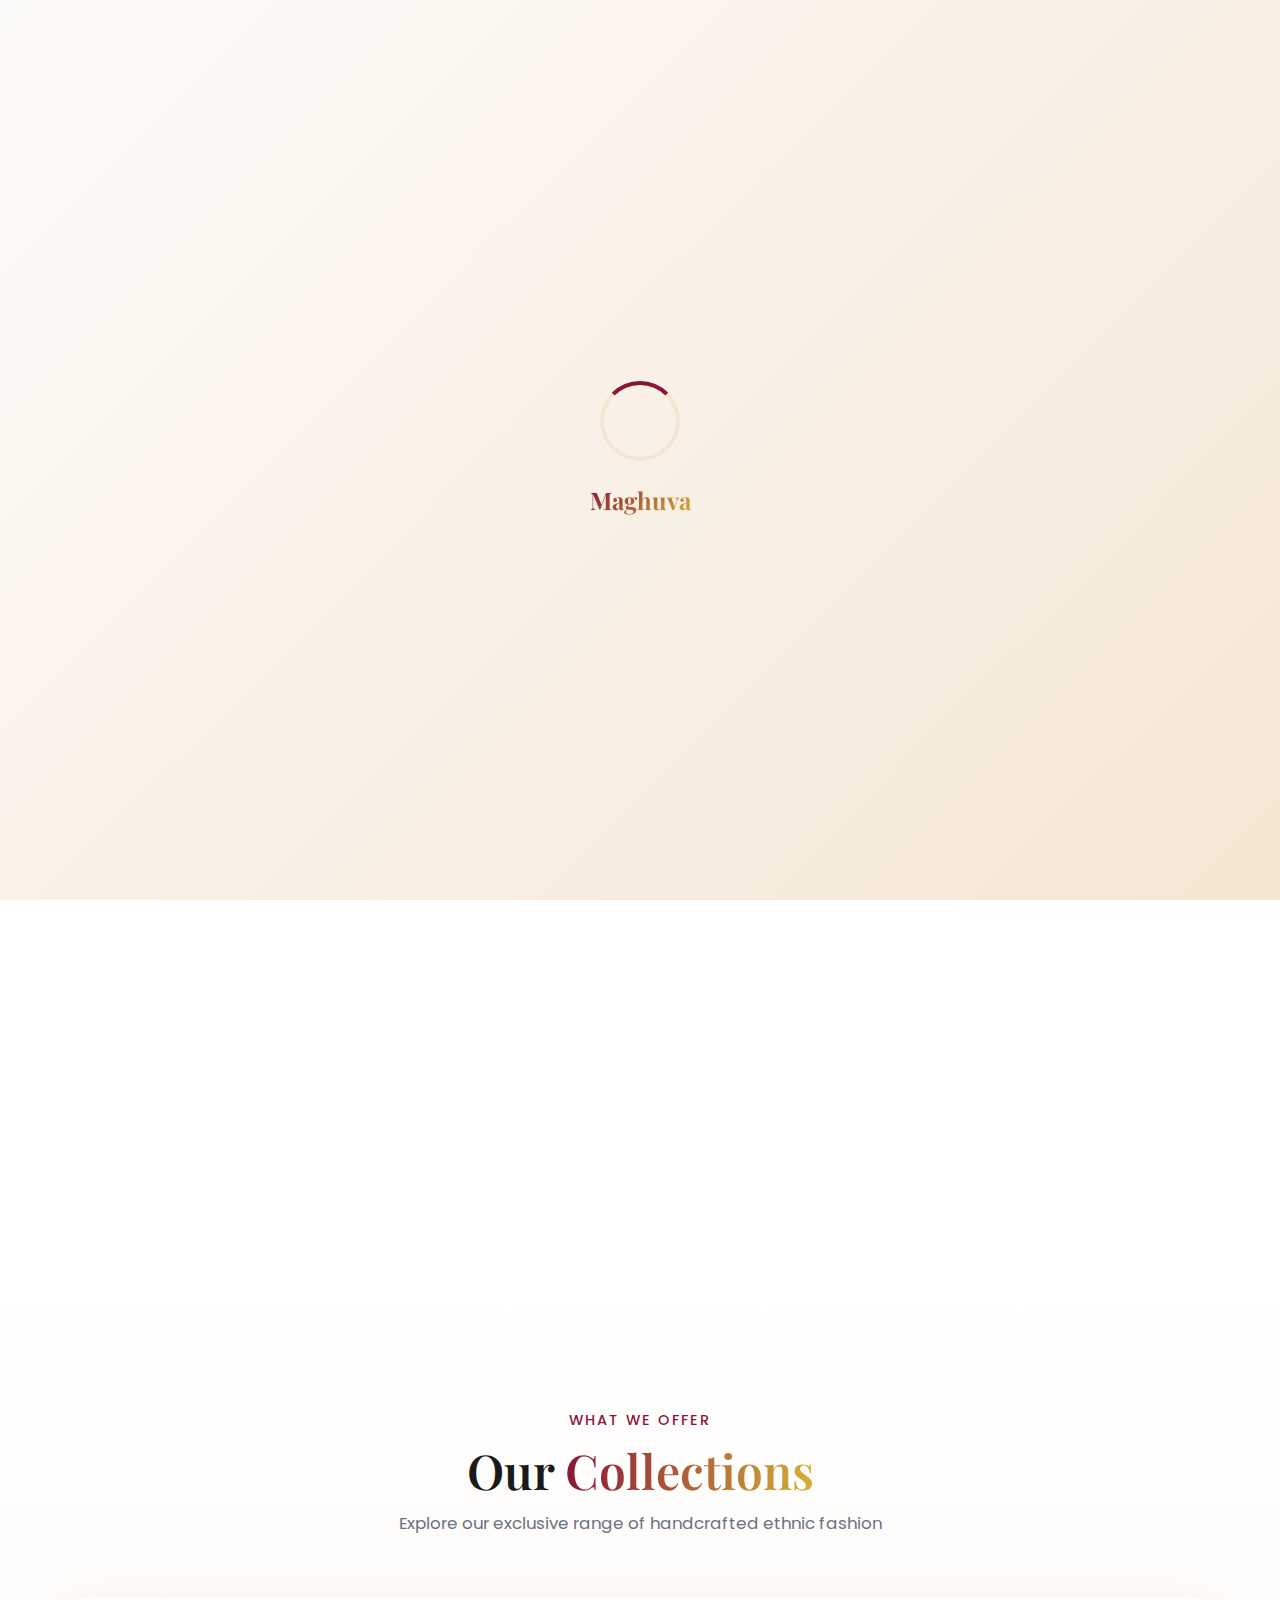
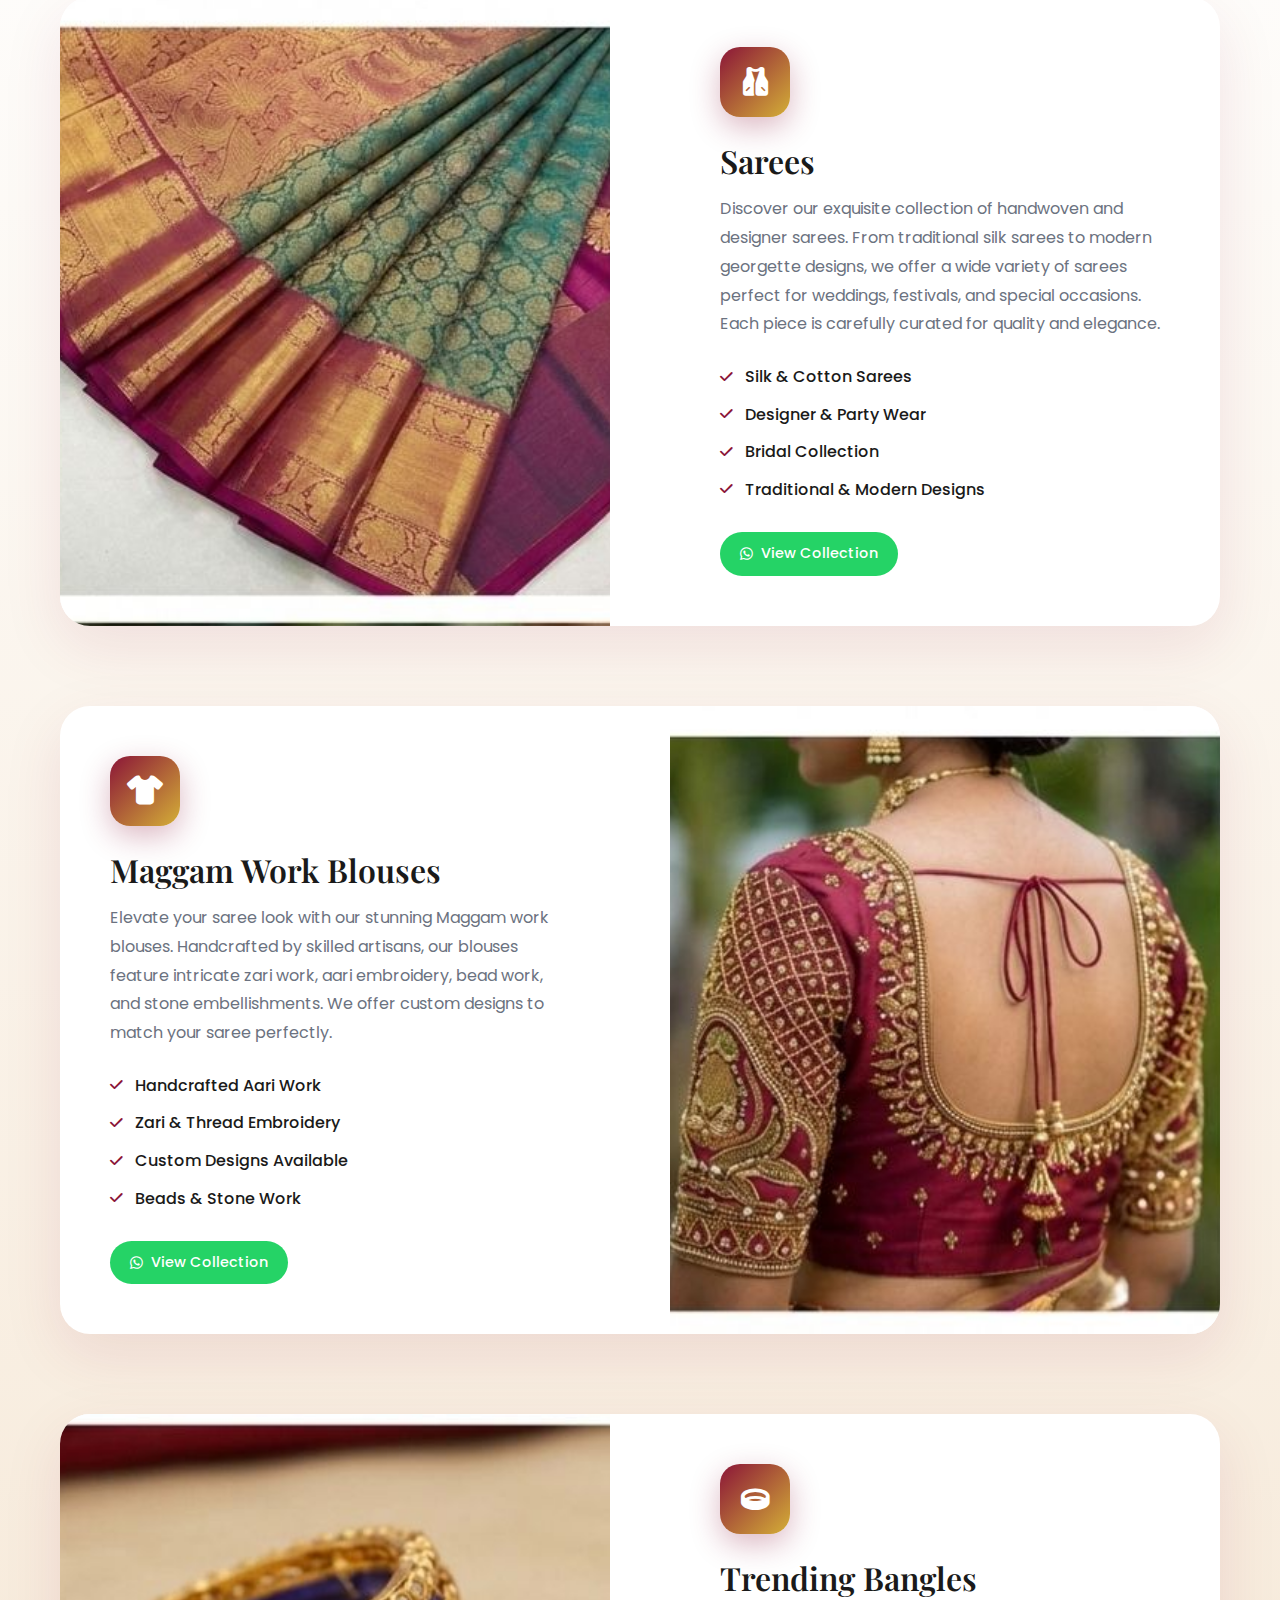
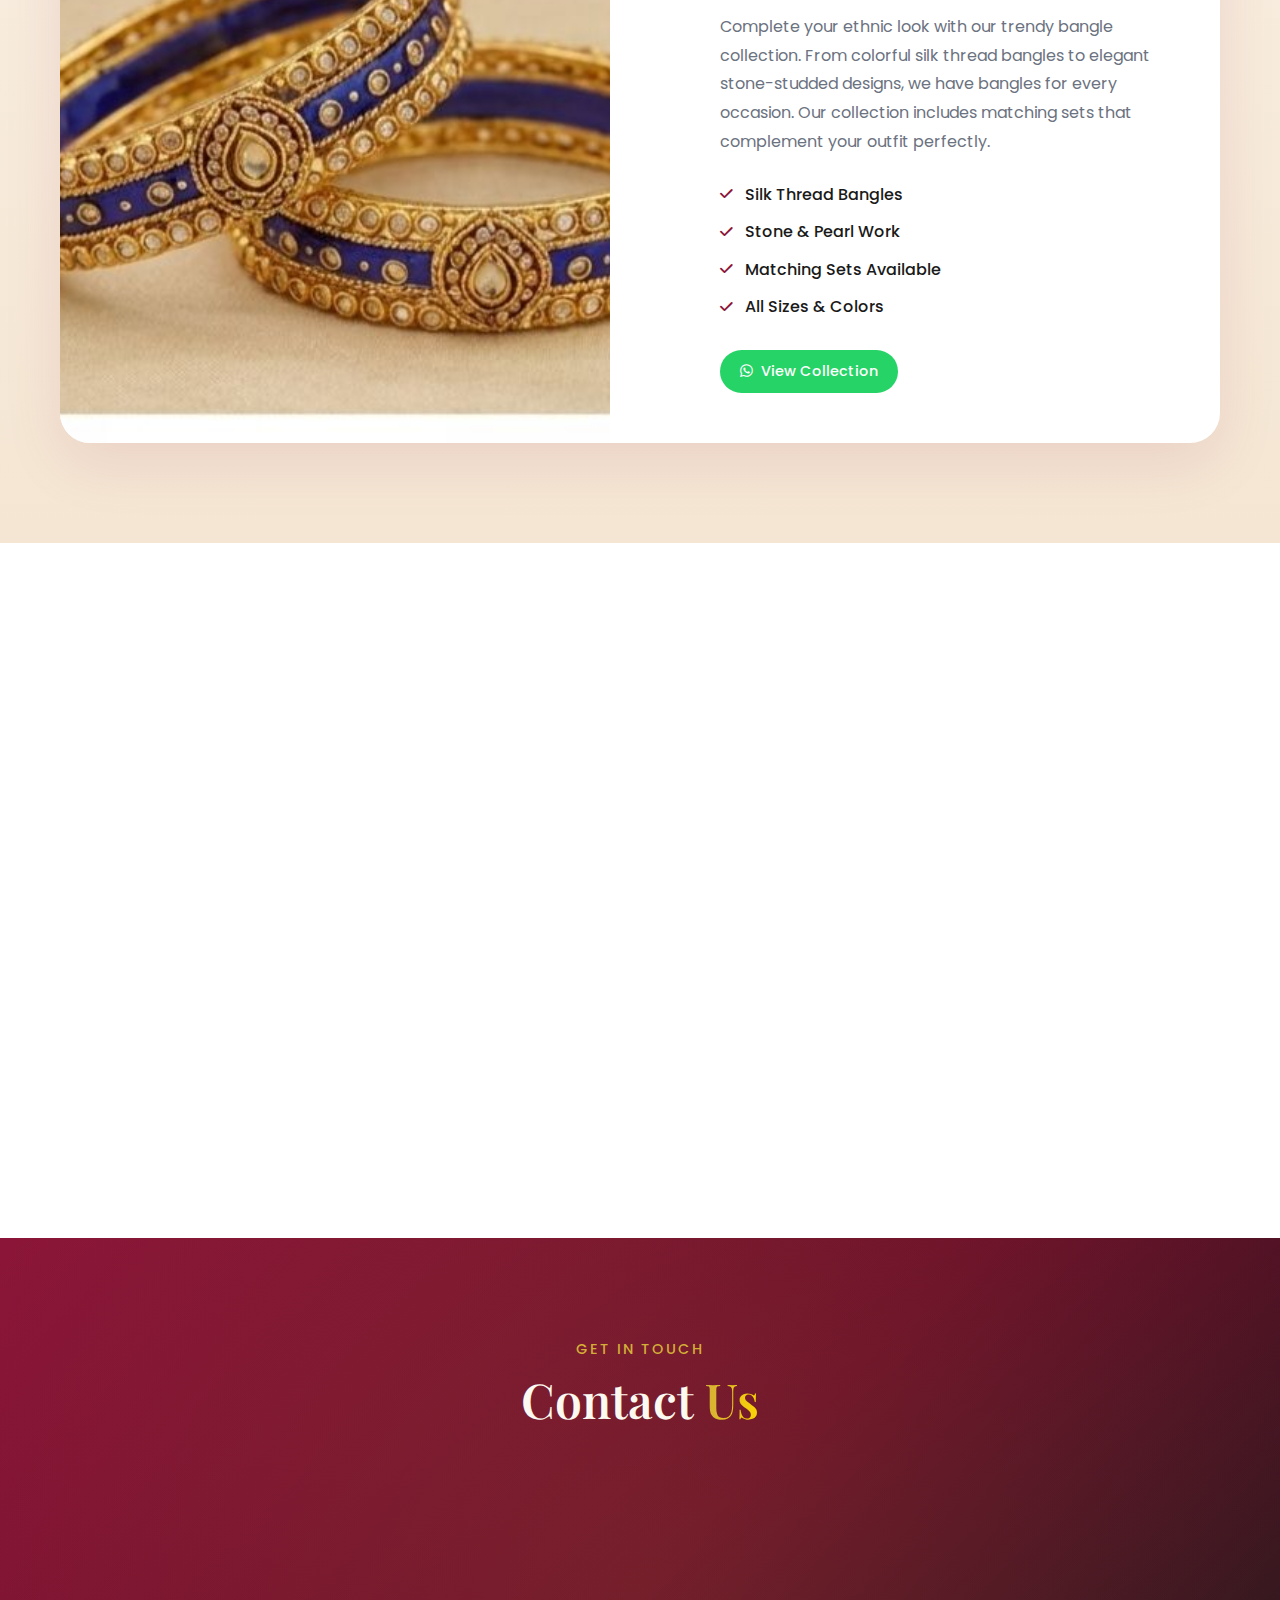
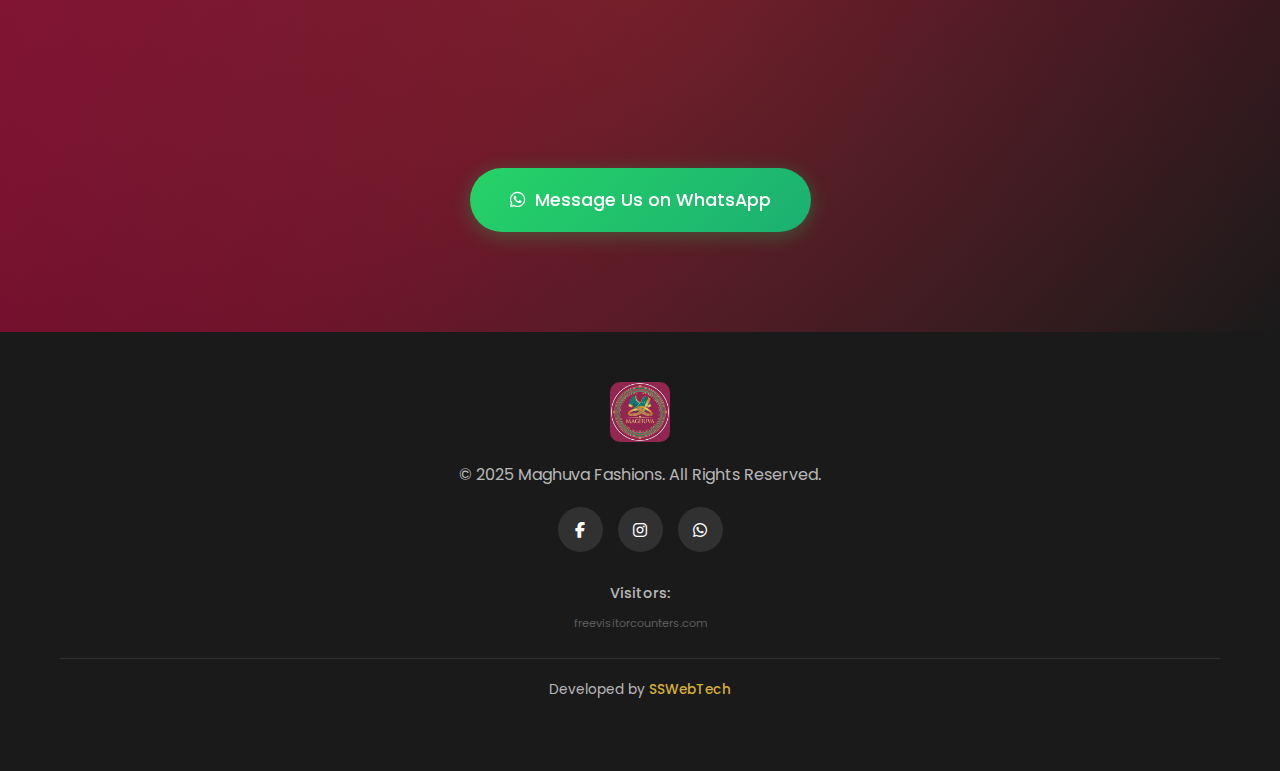
<file: index.html>
<!DOCTYPE html>
<html lang="en">

<head>
    <meta charset="UTF-8">
    <meta name="viewport" content="width=device-width, initial-scale=1.0">
    <meta name="description"
        content="Maghuva Fashions - Exquisite Sarees, Maggam Work Blouses & Trending Bangles. Premium handcrafted ethnic wear collection.">
    <title>Maghuva Fashions | Sarees, Maggam Work Blouses & Bangles</title>
    <link rel="preconnect" href="https://fonts.googleapis.com">
    <link rel="preconnect" href="https://fonts.gstatic.com" crossorigin>
    <link
        href="https://fonts.googleapis.com/css2?family=Playfair+Display:wght@400;500;600;700&family=Poppins:wght@300;400;500;600&display=swap"
        rel="stylesheet">
    <link rel="icon" type="image/jpeg" href="maghuva-logo.jpeg">
    <link rel="apple-touch-icon" href="maghuva-logo.jpeg">
    <link rel="stylesheet" href="https://cdnjs.cloudflare.com/ajax/libs/font-awesome/6.5.1/css/all.min.css">
    <link rel="stylesheet" href="styles.css">
</head>

<body>
    <!-- Preloader -->
    <div class="preloader" id="preloader">
        <div class="preloader-inner">
            <div class="preloader-circle"></div>
            <span class="preloader-text">Maghuva</span>
        </div>
    </div>

    <header class="header" id="header">
        <nav class="nav container">
            <a href="#" class="nav-logo">
                <img src="maghuva-logo.jpeg" alt="Maghuva Fashions" class="logo-img">
                <span class="logo-text">Maghuva Fashions</span>
            </a>
            <div class="nav-menu" id="nav-menu">
                <ul class="nav-list">
                    <li><a href="#home" class="nav-link active">Home</a></li>
                    <li><a href="#collections" class="nav-link">Collections</a></li>
                    <li><a href="#about" class="nav-link">About</a></li>
                    <li><a href="#contact" class="nav-link">Contact</a></li>
                </ul>
                <div class="nav-close" id="nav-close"><i class="fas fa-times"></i></div>
            </div>
            <div class="nav-toggle" id="nav-toggle"><i class="fas fa-bars"></i></div>
        </nav>
    </header>

    <main>
        <section class="hero" id="home">
            <div class="hero-content container">
                <div class="hero-text">
                    <span class="hero-subtitle">✨ Premium Ethnic Collection</span>
                    <h1 class="hero-title">Elegance in Every <span class="gradient-text">Thread</span></h1>
                    <p class="hero-description">Discover our exquisite collection of handcrafted Sarees, stunning Maggam
                        Work Blouses & Trending Bangles. Each piece tells a story of tradition and timeless beauty.</p>
                    <div class="hero-buttons">
                        <a href="#collections" class="btn btn-primary"><i class="fas fa-shopping-bag"></i> Explore
                            Collection</a>
                        <a href="https://wa.me/918143113140?text=Hello! I'm interested in your saree collection."
                            class="btn btn-whatsapp" target="_blank"><i class="fab fa-whatsapp"></i> Order on
                            WhatsApp</a>
                    </div>
                </div>
                <div class="hero-image">
                    <div class="hero-image-wrapper">
                        <img src="1.jpeg" alt="Featured Saree">
                        <div class="hero-image-glow"></div>
                    </div>
                </div>
            </div>
            <!-- Floating Decorations -->
            <div class="hero-decorations">
                <div class="floating-shape shape-1"></div>
                <div class="floating-shape shape-2"></div>
                <div class="floating-shape shape-3"></div>
                <div class="floating-shape shape-4"></div>
            </div>
        </section>

        <section class="features">
            <div class="container">
                <div class="features-grid">
                    <div class="feature-card">
                        <div class="feature-icon"><i class="fas fa-gem"></i></div>
                        <h3>Premium Quality</h3>
                        <p>Handpicked fabrics with exquisite craftsmanship</p>
                    </div>
                    <div class="feature-card">
                        <div class="feature-icon"><i class="fas fa-truck"></i></div>
                        <h3>Pan India Delivery</h3>
                        <p>Fast and secure shipping across India</p>
                    </div>
                    <div class="feature-card">
                        <div class="feature-icon"><i class="fas fa-shield-alt"></i></div>
                        <h3>Authentic Products</h3>
                        <p>100% genuine ethnic wear</p>
                    </div>
                    <div class="feature-card">
                        <div class="feature-icon"><i class="fab fa-whatsapp"></i></div>
                        <h3>Easy Ordering</h3>
                        <p>Order directly via WhatsApp</p>
                    </div>
                </div>
            </div>
        </section>

        <section class="collections" id="collections">
            <div class="container">
                <div class="section-header">
                    <span class="section-subtitle">What We Offer</span>
                    <h2 class="section-title">Our <span class="gradient-text">Collections</span></h2>
                    <p class="section-description">Explore our exclusive range of handcrafted ethnic fashion</p>
                </div>

                <div class="category-showcase" id="dynamic-categories">
                    <!-- Dynamic categories will load here via script.js -->
                    <div style="text-align: center; width: 100%; padding: 50px;">
                        <i class="fas fa-spinner fa-spin" style="font-size: 2rem; color: var(--primary);"></i>
                        <p>Loading our latest collections...</p>
                    </div>
                </div>
            </div>
        </section>

        <section class="about" id="about">
            <div class="container">
                <div class="about-grid">
                    <div class="about-images">
                        <div class="about-image-main"><img src="2.jpeg" alt="Collection"></div>
                    </div>
                    <div class="about-content">
                        <span class="section-subtitle">Our Story</span>
                        <h2 class="section-title">About <span class="gradient-text">Maghuva Fashions</span></h2>
                        <p>At Maghuva Fashions, we believe every woman deserves to feel elegant. Our journey began with
                            a passion for preserving Indian textile heritage while embracing contemporary designs.</p>
                        <ul class="about-features">
                            <li><i class="fas fa-check-circle"></i> Handpicked Quality Fabrics</li>
                            <li><i class="fas fa-check-circle"></i> Traditional & Modern Designs</li>
                            <li><i class="fas fa-check-circle"></i> Affordable Luxury</li>
                            <li><i class="fas fa-check-circle"></i> Personalized Service</li>
                        </ul>
                        <a href="https://wa.me/918143113140?text=Hello! I'd like to know more about Maghuva Fashions."
                            class="btn btn-primary" target="_blank"><i class="fab fa-whatsapp"></i> Connect with Us</a>
                    </div>
                </div>
            </div>
        </section>

        <section class="contact" id="contact">
            <div class="container">
                <div class="section-header">
                    <span class="section-subtitle">Get in Touch</span>
                    <h2 class="section-title">Contact <span class="gradient-text">Us</span></h2>
                </div>
                <div class="contact-grid">
                    <div class="contact-card"><i class="fab fa-whatsapp"></i>
                        <h4>WhatsApp</h4>
                        <p>+91 81431 13140</p>
                    </div>
                    <div class="contact-card"><i class="fas fa-phone"></i>
                        <h4>Phone</h4>
                        <p>+91 81431 13140</p>
                    </div>
                    <div class="contact-card"><i class="fas fa-envelope"></i>
                        <h4>Email</h4>
                        <p>Maghuvafashionhouse@gmail.com</p>
                    </div>
                </div>
                <div class="contact-cta">
                    <a href="https://wa.me/918143113140?text=Hello! I have a query." class="btn btn-whatsapp btn-large"
                        target="_blank"><i class="fab fa-whatsapp"></i> Message Us on WhatsApp</a>
                </div>
            </div>
        </section>
    </main>

    <footer class="footer">
        <div class="container">
            <div class="footer-content">
                <img src="maghuva-logo.jpeg" alt="Maghuva" class="footer-logo">
                <p>&copy; 2025 Maghuva Fashions. All Rights Reserved.</p>
                <div class="social-links">
                    <a href="#"><i class="fab fa-facebook-f"></i></a>
                    <a href="https://www.instagram.com/maghuva_fashion_house" target="_blank"><i
                            class="fab fa-instagram"></i></a>
                    <a href="https://wa.me/918143113140" target="_blank"><i class="fab fa-whatsapp"></i></a>
                </div>

                <!-- Visitor Counter -->
                <div class="visitor-counter">
                    <span>Visitors:</span>
                    <a href='http://www.freevisitorcounters.com'>freevisitorcounters.com</a>
                    <script type='text/javascript'
                        src='https://www.freevisitorcounters.com/auth.php?id=12066c3861d00218152b9af022157bda01a29f73'></script>
                    <script type="text/javascript"
                        src="https://www.freevisitorcounters.com/en/home/counter/1466789/t/5"></script>
                </div>

                <p class="developer-credit">Developed by <a href="https://sswebtech.xyz/" target="_blank">SSWebTech</a>
                </p>
            </div>
        </div>
    </footer>

    <a href="https://wa.me/919999999999?text=Hello! I'm interested in your collection." class="whatsapp-float"
        target="_blank"><i class="fab fa-whatsapp"></i></a>

    <!-- Back to Top Button -->
    <button class="back-to-top" id="backToTop" aria-label="Back to top">
        <i class="fas fa-chevron-up"></i>
    </button>

    <script src="data.js"></script>
    <script src="script.js"></script>
</body>

</html>
</file>
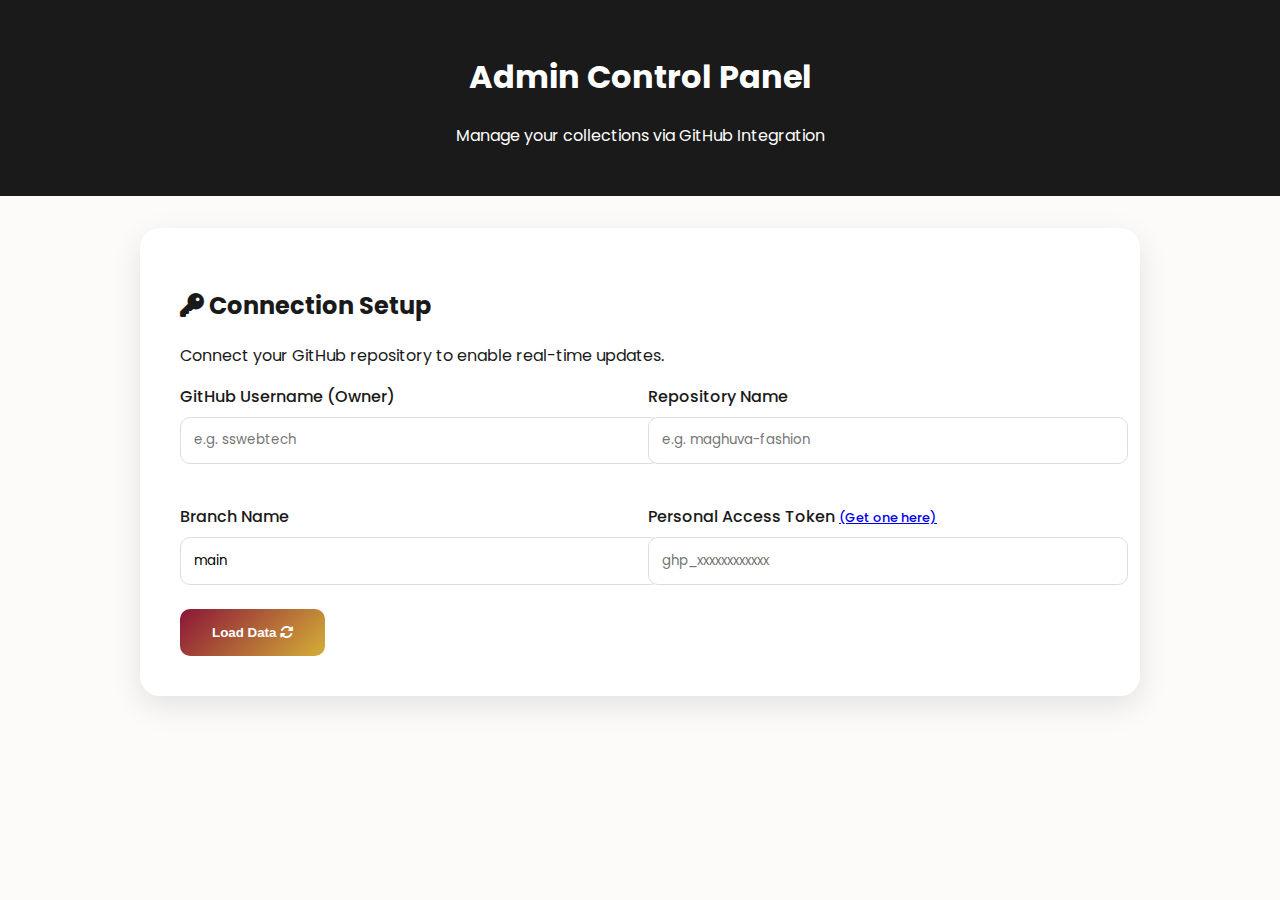
<file: admin.html>
<!DOCTYPE html>
<html lang="en">

<head>
    <meta charset="UTF-8">
    <meta name="viewport" content="width=device-width, initial-scale=1.0">
    <title>Maghuva Admin | Manage Collections</title>
    <link rel="stylesheet" href="https://cdnjs.cloudflare.com/ajax/libs/font-awesome/6.5.1/css/all.min.css">
    <link
        href="https://fonts.googleapis.com/css2?family=Playfair+Display:wght@700&family=Poppins:wght@300;400;500;600&display=swap"
        rel="stylesheet">
    <style>
        :root {
            --primary: #8B1538;
            --secondary: #D4AF37;
            --dark: #1A1A1A;
            --light: #FDFBF9;
            --gradient: linear-gradient(135deg, var(--primary) 0%, var(--secondary) 100%);
            --transition: all 0.3s cubic-bezier(0.4, 0, 0.2, 1);
        }

        body {
            font-family: 'Poppins', sans-serif;
            background: var(--light);
            margin: 0;
            color: var(--dark);
        }

        .admin-header {
            background: var(--dark);
            color: white;
            padding: 2rem;
            text-align: center;
        }

        .container {
            max-width: 1000px;
            margin: 2rem auto;
            padding: 0 1rem;
        }

        /* Login Section */
        #setup-section {
            background: white;
            padding: 2.5rem;
            border-radius: 20px;
            box-shadow: 0 10px 30px rgba(0, 0, 0, 0.1);
            margin-bottom: 2rem;
        }

        .form-group {
            margin-bottom: 1.5rem;
        }

        .form-group label {
            display: block;
            margin-bottom: 0.5rem;
            font-weight: 500;
        }

        .form-group input {
            width: 100%;
            padding: 0.8rem;
            border: 1px solid #ddd;
            border-radius: 10px;
            font-family: inherit;
        }

        .btn {
            background: var(--gradient);
            color: white;
            border: none;
            padding: 1rem 2rem;
            border-radius: 10px;
            cursor: pointer;
            font-weight: 600;
            transition: var(--transition);
        }

        .btn:hover {
            transform: translateY(-2px);
            box-shadow: 0 5px 15px rgba(139, 21, 56, 0.3);
        }

        /* Items Section */
        #admin-panel {
            display: none;
        }

        .item-card {
            background: white;
            padding: 1.5rem;
            border-radius: 15px;
            margin-bottom: 1rem;
            display: flex;
            align-items: center;
            gap: 1.5rem;
            box-shadow: 0 5px 15px rgba(0, 0, 0, 0.05);
            border-left: 5px solid var(--primary);
        }

        .item-card img {
            width: 80px;
            height: 80px;
            border-radius: 10px;
            object-fit: cover;
        }

        .item-info {
            flex-grow: 1;
        }

        .item-actions {
            display: flex;
            gap: 0.5rem;
        }

        .action-btn {
            width: 40px;
            height: 40px;
            border-radius: 8px;
            display: flex;
            align-items: center;
            justify-content: center;
            cursor: pointer;
            transition: var(--transition);
        }

        .edit-btn {
            background: #e3f2fd;
            color: #1976d2;
        }

        .delete-btn {
            background: #ffebee;
            color: #d32f2f;
        }

        .action-btn:hover {
            transform: scale(1.1);
        }

        /* Modal */
        #item-modal {
            display: none;
            position: fixed;
            inset: 0;
            background: rgba(0, 0, 0, 0.7);
            z-index: 1000;
            align-items: center;
            justify-content: center;
            backdrop-filter: blur(5px);
        }

        .modal-content {
            background: white;
            padding: 2rem;
            border-radius: 20px;
            width: 90%;
            max-width: 600px;
            max-height: 90vh;
            overflow-y: auto;
        }

        .status-bar {
            position: fixed;
            bottom: 2rem;
            right: 2rem;
            padding: 1rem 2rem;
            border-radius: 10px;
            color: white;
            display: none;
            z-index: 1001;
        }

        .status-success {
            background: #2e7d32;
        }

        .status-error {
            background: #d32f2f;
        }
    </style>
</head>

<body>
    <header class="admin-header">
        <h1>Admin Control Panel</h1>
        <p>Manage your collections via GitHub Integration</p>
    </header>

    <div class="container">
        <!-- Setup Section -->
        <section id="setup-section">
            <h2><i class="fas fa-key"></i> Connection Setup</h2>
            <p>Connect your GitHub repository to enable real-time updates.</p>
            <div class="form-grid" style="display: grid; grid-template-columns: 1fr 1fr; gap: 1rem;">
                <div class="form-group">
                    <label>GitHub Username (Owner)</label>
                    <input type="text" id="gh-owner" placeholder="e.g. sswebtech">
                </div>
                <div class="form-group">
                    <label>Repository Name</label>
                    <input type="text" id="gh-repo" placeholder="e.g. maghuva-fashion">
                </div>
                <div class="form-group">
                    <label>Branch Name</label>
                    <input type="text" id="gh-branch" value="main">
                </div>
                <div class="form-group">
                    <label>Personal Access Token <a href="https://github.com/settings/tokens" target="_blank"
                            style="font-size: 0.8rem;">(Get one here)</a></label>
                    <input type="password" id="gh-token" placeholder="ghp_xxxxxxxxxxxx">
                </div>
            </div>
            <button class="btn" onclick="initializeAdmin()">Load Data <i class="fas fa-sync"></i></button>
        </section>

        <!-- Admin Panel -->
        <section id="admin-panel">
            <div style="display: flex; justify-content: space-between; align-items: center; margin-bottom: 2rem;">
                <h2><i class="fas fa-th-list"></i> Collections Dashboard</h2>
                <button class="btn" onclick="openModal()"><i class="fas fa-plus"></i> Add New Category</button>
            </div>
            <div id="items-list">
                <!-- Items will load here -->
            </div>
            <div style="margin-top: 2rem; border-top: 1px solid #ddd; padding-top: 2rem; text-align: center;">
                <button class="btn" style="background: #2e7d32;" onclick="saveToGitHub()">Finalize & Save Changes to
                    GitHub <i class="fas fa-save"></i></button>
            </div>
        </section>
    </div>

    <!-- Add/Edit Modal -->
    <div id="item-modal">
        <div class="modal-content">
            <h2 id="modal-title">Edit Category</h2>
            <form id="item-form">
                <input type="hidden" id="edit-id">
                <div class="form-group">
                    <label>Title</label>
                    <input type="text" id="item-title" required>
                </div>
                <div class="form-group">
                    <label>Image URL (e.g. 3.jpeg or online URL)</label>
                    <input type="text" id="item-image" required>
                </div>
                <div class="form-group">
                    <label>Icon Class (FontAwesome)</label>
                    <input type="text" id="item-icon" value="fas fa-star">
                </div>
                <div class="form-group">
                    <label>Description</label>
                    <textarea id="item-desc"
                        style="width: 100%; border-radius: 10px; padding: 0.8rem; height: 100px;"></textarea>
                </div>
                <div class="form-group">
                    <label>Features (Comma separated)</label>
                    <input type="text" id="item-features" placeholder="Feature 1, Feature 2, Feature 3">
                </div>
                <div class="form-group">
                    <label>
                        <input type="checkbox" id="item-reverse"> Reverse Layout (Image on right)
                    </label>
                </div>
                <div style="display: flex; gap: 1rem; margin-top: 2rem;">
                    <button type="submit" class="btn">Save Local Change</button>
                    <button type="button" class="btn" style="background: #666;" onclick="closeModal()">Cancel</button>
                </div>
            </form>
        </div>
    </div>

    <div id="status-bar" class="status-bar"></div>

    <script>
        let currentData = [];
        let config = {};

        function showStatus(msg, isError = false) {
            const bar = document.getElementById('status-bar');
            bar.textContent = msg;
            bar.style.display = 'block';
            bar.className = 'status-bar ' + (isError ? 'status-error' : 'status-success');
            setTimeout(() => bar.style.display = 'none', 3000);
        }

        async function initializeAdmin() {
            config = {
                owner: document.getElementById('gh-owner').value,
                repo: document.getElementById('gh-repo').value,
                token: document.getElementById('gh-token').value,
                branch: document.getElementById('gh-branch').value
            };

            if (!config.owner || !config.repo || !config.token) {
                alert("Please fill all GitHub details!");
                return;
            }

            try {
                // Fetch current data.json from the repo
                const url = `https://api.github.com/repos/${config.owner}/${config.repo}/contents/data.json?ref=${config.branch}`;
                const response = await fetch(url, {
                    headers: { 'Authorization': `token ${config.token}` }
                });

                if (!response.ok) throw new Error("Could not find data.json in repository.");

                const fileData = await response.json();
                config.sha = fileData.sha;
                currentData = JSON.parse(atob(fileData.content));

                document.getElementById('setup-section').style.display = 'none';
                document.getElementById('admin-panel').style.display = 'block';
                renderList();
                showStatus("Data loaded successfully!");
            } catch (err) {
                alert(err.message);
            }
        }

        function renderList() {
            const list = document.getElementById('items-list');
            list.innerHTML = '';
            currentData.forEach((item, index) => {
                const card = document.createElement('div');
                card.className = 'item-card';
                card.innerHTML = `
                    <img src="${item.image}" alt="">
                    <div class="item-info">
                        <strong>${item.title}</strong>
                        <p style="margin:0; font-size: 0.8rem; color: #666;">${item.description.substring(0, 60)}...</p>
                    </div>
                    <div class="item-actions">
                        <div class="action-btn edit-btn" onclick="openModal(${index})"><i class="fas fa-edit"></i></div>
                        <div class="action-btn delete-btn" onclick="deleteItem(${index})"><i class="fas fa-trash"></i></div>
                    </div>
                `;
                list.appendChild(card);
            });
        }

        function openModal(index = null) {
            const modal = document.getElementById('item-modal');
            const form = document.getElementById('item-form');
            modal.style.display = 'flex';

            if (index !== null) {
                const item = currentData[index];
                document.getElementById('modal-title').textContent = 'Edit Category';
                document.getElementById('edit-id').value = index;
                document.getElementById('item-title').value = item.title;
                document.getElementById('item-image').value = item.image;
                document.getElementById('item-icon').value = item.icon || 'fas fa-star';
                document.getElementById('item-desc').value = item.description;
                document.getElementById('item-features').value = item.features.join(', ');
                document.getElementById('item-reverse').checked = !!item.reverse;
            } else {
                document.getElementById('modal-title').textContent = 'Add New Category';
                form.reset();
                document.getElementById('edit-id').value = '';
            }
        }

        function closeModal() {
            document.getElementById('item-modal').style.display = 'none';
        }

        document.getElementById('item-form').onsubmit = function (e) {
            e.preventDefault();
            const editId = document.getElementById('edit-id').value;
            const newItem = {
                id: Date.now().toString(),
                title: document.getElementById('item-title').value,
                image: document.getElementById('item-image').value,
                icon: document.getElementById('item-icon').value,
                description: document.getElementById('item-desc').value,
                features: document.getElementById('item-features').value.split(',').map(f => f.trim()),
                reverse: document.getElementById('item-reverse').checked
            };

            if (editId !== '') {
                currentData[editId] = newItem;
            } else {
                currentData.push(newItem);
            }

            closeModal();
            renderList();
            showStatus("Local change saved. Don't forget to Final Save to GitHub!");
        };

        function deleteItem(index) {
            if (confirm("Are you sure you want to delete this category?")) {
                currentData.splice(index, 1);
                renderList();
                showStatus("Item deleted from local list.");
            }
        }

        async function saveToGitHub() {
            if (!config.token) return;

            const btn = e.target;
            const originalText = "Finalize & Save Changes to GitHub";

            try {
                showStatus("Saving to GitHub... Please wait.");
                const content = btoa(unescape(encodeURIComponent(JSON.stringify(currentData, null, 4))));

                const response = await fetch(`https://api.github.com/repos/${config.owner}/${config.repo}/contents/data.json`, {
                    method: 'PUT',
                    headers: {
                        'Authorization': `token ${config.token}`,
                        'Content-Type': 'application/json'
                    },
                    body: JSON.stringify({
                        message: "Admin: Update product data",
                        content: content,
                        sha: config.sha,
                        branch: config.branch
                    })
                });

                if (!response.ok) throw new Error("GitHub Save Failed. Check your Token permissions.");

                const result = await response.json();
                config.sha = result.content.sha; // Update SHA for next save
                showStatus("SUCCESS! Website updated globally.");
            } catch (err) {
                alert(err.message);
                showStatus("Save Failed", true);
            }
        }
    </script>
</body>

</html>
</file>
<file: styles.css>
/* ========== CSS Variables ========== */
:root {
    --primary: #8B1538;
    --primary-dark: #6B0F2A;
    --primary-light: #B91D4A;
    --secondary: #D4AF37;
    --accent: #F5E6D3;
    --dark: #1A1A1A;
    --dark-light: #2D2D2D;
    --light: #FDFBF9;
    --gray: #6B7280;
    --gray-light: #F3F4F6;
    --whatsapp: #25D366;
    --whatsapp-dark: #128C7E;
    --gradient: linear-gradient(135deg, var(--primary) 0%, var(--secondary) 100%);
    --gradient-shine: linear-gradient(135deg, var(--secondary) 0%, var(--primary) 50%, var(--secondary) 100%);
    --shadow: 0 10px 40px rgba(139, 21, 56, 0.15);
    --shadow-lg: 0 25px 60px rgba(139, 21, 56, 0.2);
    --shadow-glow: 0 0 30px rgba(139, 21, 56, 0.4);
    --transition: all 0.3s cubic-bezier(0.4, 0, 0.2, 1);
    --transition-slow: all 0.6s cubic-bezier(0.4, 0, 0.2, 1);
    --font-primary: 'Playfair Display', serif;
    --font-secondary: 'Poppins', sans-serif;
}

/* ========== Advanced Animations ========== */
@keyframes float {

    0%,
    100% {
        transform: translateY(0px);
    }

    50% {
        transform: translateY(-20px);
    }
}

@keyframes pulse-glow {

    0%,
    100% {
        box-shadow: 0 0 20px rgba(139, 21, 56, 0.3);
    }

    50% {
        box-shadow: 0 0 40px rgba(139, 21, 56, 0.6);
    }
}

@keyframes shimmer {
    0% {
        background-position: -200% center;
    }

    100% {
        background-position: 200% center;
    }
}

@keyframes fadeInUp {
    from {
        opacity: 0;
        transform: translateY(40px);
    }

    to {
        opacity: 1;
        transform: translateY(0);
    }
}

@keyframes scaleIn {
    from {
        opacity: 0;
        transform: scale(0.9);
    }

    to {
        opacity: 1;
        transform: scale(1);
    }
}

@keyframes slideInLeft {
    from {
        opacity: 0;
        transform: translateX(-50px);
    }

    to {
        opacity: 1;
        transform: translateX(0);
    }
}

@keyframes slideInRight {
    from {
        opacity: 0;
        transform: translateX(50px);
    }

    to {
        opacity: 1;
        transform: translateX(0);
    }
}

@keyframes rotate {
    from {
        transform: rotate(0deg);
    }

    to {
        transform: rotate(360deg);
    }
}

@keyframes gradient-flow {
    0% {
        background-position: 0% 50%;
    }

    50% {
        background-position: 100% 50%;
    }

    100% {
        background-position: 0% 50%;
    }
}

/* ========== Preloader ========== */
.preloader {
    position: fixed;
    top: 0;
    left: 0;
    width: 100%;
    height: 100%;
    background: linear-gradient(135deg, var(--light) 0%, var(--accent) 100%);
    display: flex;
    align-items: center;
    justify-content: center;
    z-index: 9999;
    transition: opacity 0.5s ease, visibility 0.5s ease;
}

.preloader.hidden {
    opacity: 0;
    visibility: hidden;
}

.preloader-inner {
    text-align: center;
}

.preloader-circle {
    width: 80px;
    height: 80px;
    border: 4px solid var(--accent);
    border-top-color: var(--primary);
    border-radius: 50%;
    animation: rotate 1s linear infinite;
    margin: 0 auto 20px;
}

.preloader-text {
    font-family: var(--font-primary);
    font-size: 1.5rem;
    font-weight: 700;
    background: var(--gradient);
    -webkit-background-clip: text;
    -webkit-text-fill-color: transparent;
    background-clip: text;
}

/* ========== Floating Decorations ========== */
.hero-decorations {
    position: absolute;
    inset: 0;
    pointer-events: none;
    overflow: hidden;
}

.floating-shape {
    position: absolute;
    border-radius: 50%;
    opacity: 0.15;
}

.shape-1 {
    width: 300px;
    height: 300px;
    background: var(--gradient);
    top: -100px;
    right: -100px;
    animation: float 6s ease-in-out infinite;
}

.shape-2 {
    width: 200px;
    height: 200px;
    background: var(--secondary);
    bottom: 10%;
    left: -50px;
    animation: float 8s ease-in-out infinite reverse;
}

.shape-3 {
    width: 150px;
    height: 150px;
    background: var(--primary);
    top: 40%;
    right: 5%;
    animation: float 7s ease-in-out infinite;
}

.shape-4 {
    width: 100px;
    height: 100px;
    background: var(--gradient);
    bottom: 20%;
    right: 20%;
    animation: float 5s ease-in-out infinite reverse;
}

/* ========== Reset & Base ========== */
*,
*::before,
*::after {
    box-sizing: border-box;
    margin: 0;
    padding: 0;
}

html {
    scroll-behavior: smooth;
}

body {
    font-family: var(--font-secondary);
    background: var(--light);
    color: var(--dark);
    line-height: 1.6;
    overflow-x: hidden;
}

a {
    text-decoration: none;
    color: inherit;
}

ul {
    list-style: none;
}

img {
    max-width: 100%;
    height: auto;
    display: block;
}

.container {
    max-width: 1200px;
    margin: 0 auto;
    padding: 0 20px;
}

/* ========== Typography ========== */
h1,
h2,
h3,
h4 {
    font-family: var(--font-primary);
    font-weight: 600;
    line-height: 1.2;
}

.gradient-text {
    background: linear-gradient(90deg, var(--primary), var(--secondary), var(--primary));
    background-size: 200% auto;
    -webkit-background-clip: text;
    -webkit-text-fill-color: transparent;
    background-clip: text;
    animation: shimmer 3s linear infinite;
}

.section-subtitle {
    display: block;
    color: var(--primary);
    font-size: 0.9rem;
    font-weight: 500;
    text-transform: uppercase;
    letter-spacing: 2px;
    margin-bottom: 10px;
}

.section-title {
    font-size: clamp(2rem, 5vw, 3rem);
    color: var(--dark);
    margin-bottom: 20px;
}

.section-header {
    text-align: center;
    max-width: 600px;
    margin: 0 auto 60px;
}

.section-description {
    color: var(--gray);
    font-size: 1.05rem;
    margin-top: -10px;
}

/* ========== Buttons ========== */
.btn {
    display: inline-flex;
    align-items: center;
    gap: 10px;
    padding: 14px 28px;
    border-radius: 50px;
    font-weight: 500;
    font-size: 0.95rem;
    transition: var(--transition);
    border: none;
    cursor: pointer;
    position: relative;
    overflow: hidden;
}

.btn::before {
    content: '';
    position: absolute;
    top: 0;
    left: -100%;
    width: 100%;
    height: 100%;
    background: linear-gradient(90deg, transparent, rgba(255, 255, 255, 0.3), transparent);
    transition: left 0.5s ease;
}

.btn:hover::before {
    left: 100%;
}

.btn-primary {
    background: var(--gradient);
    background-size: 200% 200%;
    color: white;
    box-shadow: 0 4px 20px rgba(139, 21, 56, 0.3);
    animation: gradient-flow 3s ease infinite;
}

.btn-primary:hover {
    transform: translateY(-5px) scale(1.02);
    box-shadow: 0 15px 40px rgba(139, 21, 56, 0.5);
}

.btn-whatsapp {
    background: linear-gradient(135deg, var(--whatsapp) 0%, var(--whatsapp-dark) 100%);
    background-size: 200% 200%;
    color: white;
    box-shadow: 0 4px 20px rgba(37, 211, 102, 0.3);
}

.btn-whatsapp:hover {
    transform: translateY(-5px) scale(1.02);
    box-shadow: 0 15px 40px rgba(37, 211, 102, 0.5);
    animation: pulse-glow 1s ease infinite;
}

.btn-large {
    padding: 18px 36px;
    font-size: 1.05rem;
}

/* Ripple Effect */
.ripple {
    position: absolute;
    border-radius: 50%;
    background: rgba(255, 255, 255, 0.5);
    transform: scale(0);
    animation: ripple-effect 0.6s linear;
    pointer-events: none;
}

@keyframes ripple-effect {
    to {
        transform: scale(4);
        opacity: 0;
    }
}

/* ========== Header ========== */
.header {
    position: fixed;
    top: 0;
    left: 0;
    width: 100%;
    z-index: 1000;
    padding: 15px 0;
    transition: var(--transition);
    background: rgba(255, 255, 255, 0.95);
    backdrop-filter: blur(10px);
    box-shadow: 0 2px 20px rgba(0, 0, 0, 0.1);
}

.nav {
    display: flex;
    justify-content: space-between;
    align-items: center;
}

.nav-logo {
    display: flex;
    align-items: center;
    gap: 12px;
}

.logo-img {
    height: 50px;
    width: auto;
    max-width: 120px;
    border-radius: 8px;
    object-fit: contain;
    background: white;
    padding: 4px;
    box-shadow: 0 2px 10px rgba(139, 21, 56, 0.15);
}

.logo-text {
    font-family: var(--font-primary);
    font-size: 1.4rem;
    font-weight: 700;
    background: var(--gradient);
    -webkit-background-clip: text;
    -webkit-text-fill-color: transparent;
    background-clip: text;
}

.nav-list {
    display: flex;
    gap: 40px;
}

.nav-link {
    font-weight: 500;
    color: var(--dark);
    position: relative;
    padding: 5px 0;
    transition: var(--transition);
}

.nav-link::after {
    content: '';
    position: absolute;
    bottom: 0;
    left: 0;
    width: 0;
    height: 2px;
    background: var(--gradient);
    transition: var(--transition);
}

.nav-link:hover::after,
.nav-link.active::after {
    width: 100%;
}

.nav-link:hover,
.nav-link.active {
    color: var(--primary);
}

.nav-toggle,
.nav-close {
    display: none;
    font-size: 1.5rem;
    cursor: pointer;
    color: var(--dark);
}

/* ========== Hero Section ========== */
.hero {
    min-height: 100vh;
    display: flex;
    align-items: center;
    padding: 120px 0 80px;
    background: linear-gradient(135deg, var(--light) 0%, var(--accent) 100%);
    position: relative;
    overflow: hidden;
}

.hero::before {
    content: '';
    position: absolute;
    top: -50%;
    right: -20%;
    width: 80%;
    height: 150%;
    background: radial-gradient(circle, rgba(139, 21, 56, 0.05) 0%, transparent 70%);
}

.hero-content {
    display: grid;
    grid-template-columns: 1fr 1fr;
    gap: 60px;
    align-items: center;
    position: relative;
    z-index: 1;
}

.hero-subtitle {
    display: inline-block;
    background: var(--gradient);
    color: white;
    padding: 8px 20px;
    border-radius: 50px;
    font-size: 0.85rem;
    font-weight: 500;
    margin-bottom: 20px;
}

.hero-title {
    font-size: clamp(2.5rem, 6vw, 4rem);
    color: var(--dark);
    margin-bottom: 20px;
}

.hero-description {
    color: var(--gray);
    font-size: 1.1rem;
    margin-bottom: 30px;
    max-width: 500px;
}

.hero-buttons {
    display: flex;
    gap: 15px;
    flex-wrap: wrap;
}

.hero-image-wrapper {
    position: relative;
    max-width: 400px;
    margin: 0 auto;
}

.hero-image-wrapper img {
    border-radius: 20px;
    box-shadow: var(--shadow-lg);
    max-height: 600px;
    width: 100%;
    object-fit: cover;
}

.hero-image-glow {
    position: absolute;
    inset: -20px;
    background: var(--gradient);
    opacity: 0.2;
    border-radius: 30px;
    filter: blur(40px);
    z-index: -1;
}

/* ========== Features ========== */
.features {
    padding: 80px 0;
    background: white;
}

.features-grid {
    display: grid;
    grid-template-columns: repeat(4, 1fr);
    gap: 30px;
}

.feature-card {
    text-align: center;
    padding: 40px 25px;
    border-radius: 20px;
    background: var(--light);
    transition: var(--transition);
    position: relative;
    overflow: hidden;
    border: 1px solid transparent;
}

.feature-card::before {
    content: '';
    position: absolute;
    inset: 0;
    border-radius: 20px;
    padding: 2px;
    background: var(--gradient);
    -webkit-mask: linear-gradient(#fff 0 0) content-box, linear-gradient(#fff 0 0);
    mask: linear-gradient(#fff 0 0) content-box, linear-gradient(#fff 0 0);
    -webkit-mask-composite: xor;
    mask-composite: exclude;
    opacity: 0;
    transition: var(--transition);
}

.feature-card:hover::before {
    opacity: 1;
}

.feature-card:hover {
    transform: translateY(-10px);
    box-shadow: var(--shadow-lg);
}

.feature-icon {
    width: 70px;
    height: 70px;
    margin: 0 auto 20px;
    background: var(--gradient);
    background-size: 200% 200%;
    border-radius: 50%;
    display: flex;
    align-items: center;
    justify-content: center;
    font-size: 1.5rem;
    color: white;
    animation: gradient-flow 3s ease infinite;
    box-shadow: 0 10px 30px rgba(139, 21, 56, 0.3);
}

.feature-card h3 {
    font-size: 1.1rem;
    margin-bottom: 10px;
    color: var(--dark);
}

.feature-card p {
    color: var(--gray);
    font-size: 0.9rem;
}

/* ========== Collections ========== */
.collections {
    padding: 100px 0;
    background: linear-gradient(180deg, white 0%, var(--accent) 100%);
}

.collections-grid {
    display: grid;
    grid-template-columns: repeat(auto-fit, minmax(300px, 1fr));
    gap: 30px;
}

.product-card {
    background: white;
    border-radius: 20px;
    overflow: hidden;
    box-shadow: 0 10px 30px rgba(0, 0, 0, 0.08);
    transition: var(--transition);
}

.product-card:hover {
    transform: translateY(-10px);
    box-shadow: var(--shadow-lg);
}

.product-image {
    position: relative;
    overflow: hidden;
    aspect-ratio: 3/4;
}

.product-image img {
    width: 100%;
    height: 100%;
    object-fit: cover;
    transition: transform 0.5s ease;
}

.product-card:hover .product-image img {
    transform: scale(1.1);
}

.product-overlay {
    position: absolute;
    inset: 0;
    background: rgba(139, 21, 56, 0.7);
    display: flex;
    align-items: center;
    justify-content: center;
    opacity: 0;
    transition: var(--transition);
}

.product-card:hover .product-overlay {
    opacity: 1;
}

.action-btn {
    width: 50px;
    height: 50px;
    border-radius: 50%;
    background: white;
    display: flex;
    align-items: center;
    justify-content: center;
    font-size: 1.3rem;
    color: var(--whatsapp);
    transition: var(--transition);
}

.action-btn:hover {
    background: var(--whatsapp);
    color: white;
    transform: scale(1.1);
}

.product-badge {
    position: absolute;
    top: 15px;
    left: 15px;
    background: var(--primary);
    color: white;
    padding: 6px 15px;
    border-radius: 50px;
    font-size: 0.75rem;
    font-weight: 600;
    text-transform: uppercase;
}

.product-badge.bestseller {
    background: var(--secondary);
    color: var(--dark);
}

.product-info {
    padding: 25px;
}

.product-info h3 {
    font-size: 1.2rem;
    margin-bottom: 8px;
    color: var(--dark);
}

.product-info p {
    color: var(--gray);
    font-size: 0.9rem;
    margin-bottom: 15px;
}

.order-btn {
    display: inline-flex;
    align-items: center;
    gap: 8px;
    background: var(--whatsapp);
    color: white;
    padding: 10px 20px;
    border-radius: 50px;
    font-size: 0.9rem;
    font-weight: 500;
    transition: var(--transition);
}

.order-btn:hover {
    background: var(--whatsapp-dark);
    transform: translateX(5px);
}

/* Category Tabs */
.category-tabs {
    display: flex;
    justify-content: center;
    gap: 15px;
    margin-bottom: 50px;
    flex-wrap: wrap;
}

.category-tab {
    padding: 12px 28px;
    border: 2px solid var(--primary);
    border-radius: 50px;
    background: transparent;
    color: var(--primary);
    font-family: var(--font-secondary);
    font-size: 0.95rem;
    font-weight: 500;
    cursor: pointer;
    transition: var(--transition);
}

.category-tab:hover {
    background: rgba(139, 21, 56, 0.1);
}

.category-tab.active {
    background: var(--gradient);
    color: white;
    border-color: transparent;
    box-shadow: 0 4px 15px rgba(139, 21, 56, 0.3);
}

/* Product Category Label */
.product-category {
    position: absolute;
    bottom: 15px;
    left: 15px;
    background: rgba(255, 255, 255, 0.95);
    color: var(--primary);
    padding: 5px 12px;
    border-radius: 20px;
    font-size: 0.7rem;
    font-weight: 600;
    text-transform: uppercase;
    letter-spacing: 1px;
}

/* Trending Badge */
.product-badge.trending {
    background: linear-gradient(135deg, #FF6B6B, #FF8E53);
    color: white;
}

/* Collections CTA */
.collections-cta {
    text-align: center;
    margin-top: 50px;
}

/* Product Card Hidden State for Filter */
.product-card.hidden {
    display: none;
}

/* ========== Category Showcase Cards ========== */
.category-showcase {
    display: flex;
    flex-direction: column;
    gap: 80px;
}

.category-card {
    display: grid;
    grid-template-columns: 1fr 1fr;
    gap: 60px;
    align-items: center;
    background: white;
    border-radius: 30px;
    overflow: hidden;
    box-shadow: 0 20px 60px rgba(139, 21, 56, 0.1);
    transition: var(--transition);
}

.category-card:hover {
    transform: translateY(-10px);
    box-shadow: 0 30px 80px rgba(139, 21, 56, 0.15);
}

.category-card.reverse {
    direction: rtl;
}

.category-card.reverse>* {
    direction: ltr;
}

.category-image {
    position: relative;
    height: 100%;
    min-height: 450px;
    overflow: hidden;
}

.category-image img {
    width: 100%;
    height: 100%;
    object-fit: cover;
    transition: transform 0.6s ease;
}

.category-card:hover .category-image img {
    transform: scale(1.08);
}

.category-overlay {
    position: absolute;
    inset: 0;
    background: linear-gradient(135deg, rgba(139, 21, 56, 0.8), rgba(212, 175, 55, 0.6));
    display: flex;
    align-items: center;
    justify-content: center;
    opacity: 0;
    transition: var(--transition);
}

.category-card:hover .category-overlay {
    opacity: 1;
}

.category-content {
    padding: 50px;
}

.category-icon {
    width: 70px;
    height: 70px;
    background: var(--gradient);
    border-radius: 20px;
    display: flex;
    align-items: center;
    justify-content: center;
    font-size: 1.8rem;
    color: white;
    margin-bottom: 25px;
    box-shadow: 0 10px 30px rgba(139, 21, 56, 0.3);
}

.category-content h3 {
    font-size: 2rem;
    color: var(--dark);
    margin-bottom: 15px;
    font-family: var(--font-primary);
}

.category-content>p {
    color: var(--gray);
    font-size: 1rem;
    line-height: 1.8;
    margin-bottom: 25px;
}

.category-features {
    margin-bottom: 30px;
}

.category-features li {
    display: flex;
    align-items: center;
    gap: 12px;
    margin-bottom: 12px;
    color: var(--dark);
    font-weight: 500;
}

.category-features li i {
    color: var(--primary);
    font-size: 0.9rem;
}

/* ========== About ========== */
.about {
    padding: 100px 0;
    background: white;
}

.about-grid {
    display: grid;
    grid-template-columns: 1fr 1fr;
    gap: 60px;
    align-items: center;
}

.about-images {
    position: relative;
}

.about-image-main img {
    border-radius: 20px;
    box-shadow: var(--shadow);
}

.about-experience {
    position: absolute;
    bottom: -20px;
    right: -20px;
    background: var(--gradient);
    color: white;
    padding: 25px 30px;
    border-radius: 15px;
    text-align: center;
    box-shadow: var(--shadow);
}

.exp-num {
    display: block;
    font-size: 2.5rem;
    font-weight: 700;
    font-family: var(--font-primary);
}

.about-content p {
    color: var(--gray);
    margin-bottom: 25px;
    font-size: 1.05rem;
}

.about-features {
    margin-bottom: 30px;
}

.about-features li {
    display: flex;
    align-items: center;
    gap: 12px;
    margin-bottom: 12px;
    font-weight: 500;
}

.about-features i {
    color: var(--primary);
    font-size: 1.1rem;
}

/* ========== Contact ========== */
.contact {
    padding: 100px 0;
    background: linear-gradient(135deg, var(--primary) 0%, var(--primary-dark) 50%, var(--dark) 100%);
    position: relative;
    overflow: hidden;
}

.contact::before {
    content: '';
    position: absolute;
    top: -50%;
    left: -50%;
    width: 200%;
    height: 200%;
    background: radial-gradient(circle, rgba(212, 175, 55, 0.1) 0%, transparent 50%);
    animation: rotate 30s linear infinite;
}

.contact .section-subtitle {
    color: var(--secondary);
}

.contact .section-title {
    color: white;
}

.contact .gradient-text {
    background: linear-gradient(90deg, var(--secondary), #FFD700, var(--secondary));
    background-size: 200% auto;
    -webkit-background-clip: text;
    -webkit-text-fill-color: transparent;
    background-clip: text;
    animation: shimmer 3s linear infinite;
}

.contact-grid {
    display: grid;
    grid-template-columns: repeat(3, 1fr);
    gap: 25px;
    margin-bottom: 50px;
    position: relative;
    z-index: 1;
}

.contact-card {
    background: rgba(255, 255, 255, 0.1);
    backdrop-filter: blur(10px);
    -webkit-backdrop-filter: blur(10px);
    padding: 40px 25px;
    border-radius: 25px;
    text-align: center;
    border: 1px solid rgba(255, 255, 255, 0.2);
    transition: var(--transition);
    position: relative;
    overflow: hidden;
}

.contact-card::before {
    content: '';
    position: absolute;
    top: 0;
    left: -100%;
    width: 100%;
    height: 100%;
    background: linear-gradient(90deg, transparent, rgba(255, 255, 255, 0.1), transparent);
    transition: left 0.5s ease;
}

.contact-card:hover::before {
    left: 100%;
}

.contact-card:hover {
    transform: translateY(-10px);
    background: rgba(255, 255, 255, 0.15);
    border-color: var(--secondary);
    box-shadow: 0 20px 50px rgba(0, 0, 0, 0.3), 0 0 30px rgba(212, 175, 55, 0.2);
}

.contact-card i {
    width: 70px;
    height: 70px;
    display: flex;
    align-items: center;
    justify-content: center;
    font-size: 1.8rem;
    background: var(--gradient);
    color: white;
    border-radius: 50%;
    margin: 0 auto 20px;
    box-shadow: 0 10px 30px rgba(139, 21, 56, 0.4);
    transition: var(--transition);
}

.contact-card:hover i {
    transform: scale(1.1) rotate(10deg);
    box-shadow: 0 15px 40px rgba(139, 21, 56, 0.6);
}

.contact-card h4 {
    font-size: 1.2rem;
    margin-bottom: 10px;
    color: white;
    font-weight: 600;
}

.contact-card p {
    color: rgba(255, 255, 255, 0.8);
    font-size: 0.95rem;
    line-height: 1.6;
}

.contact-cta {
    text-align: center;
    position: relative;
    z-index: 1;
}

.contact-cta .btn {
    font-size: 1.1rem;
    padding: 18px 40px;
}

/* ========== Footer ========== */
.footer {
    background: var(--dark);
    color: white;
    padding: 50px 0;
}

.footer-content {
    text-align: center;
}

.footer-logo {
    height: 60px;
    margin: 0 auto 20px;
    border-radius: 10px;
}

.footer-content p {
    color: rgba(255, 255, 255, 0.7);
    margin-bottom: 20px;
}

.social-links {
    display: flex;
    justify-content: center;
    gap: 15px;
}

.social-links a {
    width: 45px;
    height: 45px;
    border-radius: 50%;
    background: rgba(255, 255, 255, 0.1);
    display: flex;
    align-items: center;
    justify-content: center;
    color: white;
    transition: var(--transition);
}

.social-links a:hover {
    background: var(--gradient);
    transform: translateY(-3px);
}

/* Visitor Counter */
.visitor-counter {
    margin: 30px auto 0;
    display: flex;
    flex-direction: column;
    align-items: center;
    justify-content: center;
    gap: 10px;
    text-align: center;
}

.visitor-counter span {
    color: rgba(255, 255, 255, 0.7);
    font-size: 0.9rem;
    font-weight: 500;
}

/* Style the required link subtly */
.visitor-counter a {
    font-size: 0.7rem;
    color: rgba(255, 255, 255, 0.3);
    transition: var(--transition);
}

.visitor-counter a:hover {
    color: var(--secondary);
}

/* Developer Credit */
.developer-credit {
    margin-top: 25px;
    padding-top: 20px;
    border-top: 1px solid rgba(255, 255, 255, 0.1);
    font-size: 0.85rem;
    color: rgba(255, 255, 255, 0.5);
}

.developer-credit a {
    color: var(--secondary);
    font-weight: 500;
    transition: var(--transition);
}

.developer-credit a:hover {
    color: white;
    text-decoration: underline;
}

/* ========== WhatsApp Float Button ========== */
.whatsapp-float {
    position: fixed;
    bottom: 30px;
    right: 30px;
    width: 60px;
    height: 60px;
    background: var(--whatsapp);
    color: white;
    border-radius: 50%;
    display: flex;
    align-items: center;
    justify-content: center;
    font-size: 1.8rem;
    box-shadow: 0 5px 25px rgba(37, 211, 102, 0.4);
    z-index: 999;
    transition: var(--transition);
    animation: pulse 2s infinite;
}

.whatsapp-float:hover {
    transform: scale(1.1);
    background: var(--whatsapp-dark);
}

@keyframes pulse {

    0%,
    100% {
        box-shadow: 0 0 0 0 rgba(37, 211, 102, 0.5);
    }

    50% {
        box-shadow: 0 0 0 15px rgba(37, 211, 102, 0);
    }
}

/* ========== Back to Top Button ========== */
.back-to-top {
    position: fixed;
    bottom: 100px;
    right: 30px;
    width: 50px;
    height: 50px;
    background: var(--gradient);
    color: white;
    border: none;
    border-radius: 50%;
    display: flex;
    align-items: center;
    justify-content: center;
    font-size: 1.2rem;
    cursor: pointer;
    opacity: 0;
    visibility: hidden;
    transform: translateY(20px);
    transition: var(--transition);
    z-index: 998;
    box-shadow: 0 5px 20px rgba(139, 21, 56, 0.3);
}

.back-to-top.visible {
    opacity: 1;
    visibility: visible;
    transform: translateY(0);
}

.back-to-top:hover {
    transform: translateY(-5px) scale(1.1);
    box-shadow: 0 10px 30px rgba(139, 21, 56, 0.5);
}

/* ========== Responsive ========== */
@media (max-width: 992px) {

    .hero-content,
    .about-grid {
        grid-template-columns: 1fr;
        text-align: center;
    }

    .hero-description {
        margin: 0 auto 30px;
    }

    .hero-buttons {
        justify-content: center;
    }

    .hero-image {
        order: -1;
    }

    .features-grid {
        grid-template-columns: repeat(2, 1fr);
    }

    .contact-grid {
        grid-template-columns: repeat(2, 1fr);
    }

    .about-images {
        max-width: 500px;
        margin: 0 auto;
    }

    .about-experience {
        right: 0;
    }

    .about-features {
        display: inline-block;
        text-align: left;
    }

    .category-card {
        grid-template-columns: 1fr;
    }

    .category-card.reverse {
        direction: ltr;
    }

    .category-image {
        min-height: 350px;
    }

    .category-content {
        padding: 40px;
        text-align: center;
    }

    .category-icon {
        margin: 0 auto 25px;
    }

    .category-features {
        display: inline-block;
        text-align: left;
    }
}

@media (max-width: 768px) {
    .nav-menu {
        position: fixed;
        top: 0;
        right: -100%;
        width: 80%;
        max-width: 350px;
        height: 100vh;
        background: white;
        padding: 80px 40px;
        box-shadow: var(--shadow-lg);
        transition: var(--transition);
    }

    .nav-menu.active {
        right: 0;
    }

    .nav-list {
        flex-direction: column;
        gap: 25px;
    }

    .nav-toggle,
    .nav-close {
        display: block;
    }

    .nav-close {
        position: absolute;
        top: 20px;
        right: 20px;
    }

    .logo-text {
        display: none;
    }

    .features-grid {
        grid-template-columns: 1fr;
    }

    .contact-grid {
        grid-template-columns: 1fr;
    }

    .btn {
        padding: 12px 24px;
        font-size: 0.9rem;
    }
}

@media (max-width: 480px) {
    .hero-buttons {
        flex-direction: column;
        width: 100%;
    }

    .hero-buttons .btn {
        width: 100%;
        justify-content: center;
    }

    .whatsapp-float {
        bottom: 20px;
        right: 20px;
        width: 55px;
        height: 55px;
    }

    .category-tabs {
        gap: 10px;
    }

    .category-tab {
        padding: 10px 18px;
        font-size: 0.85rem;
    }
}
</file>
